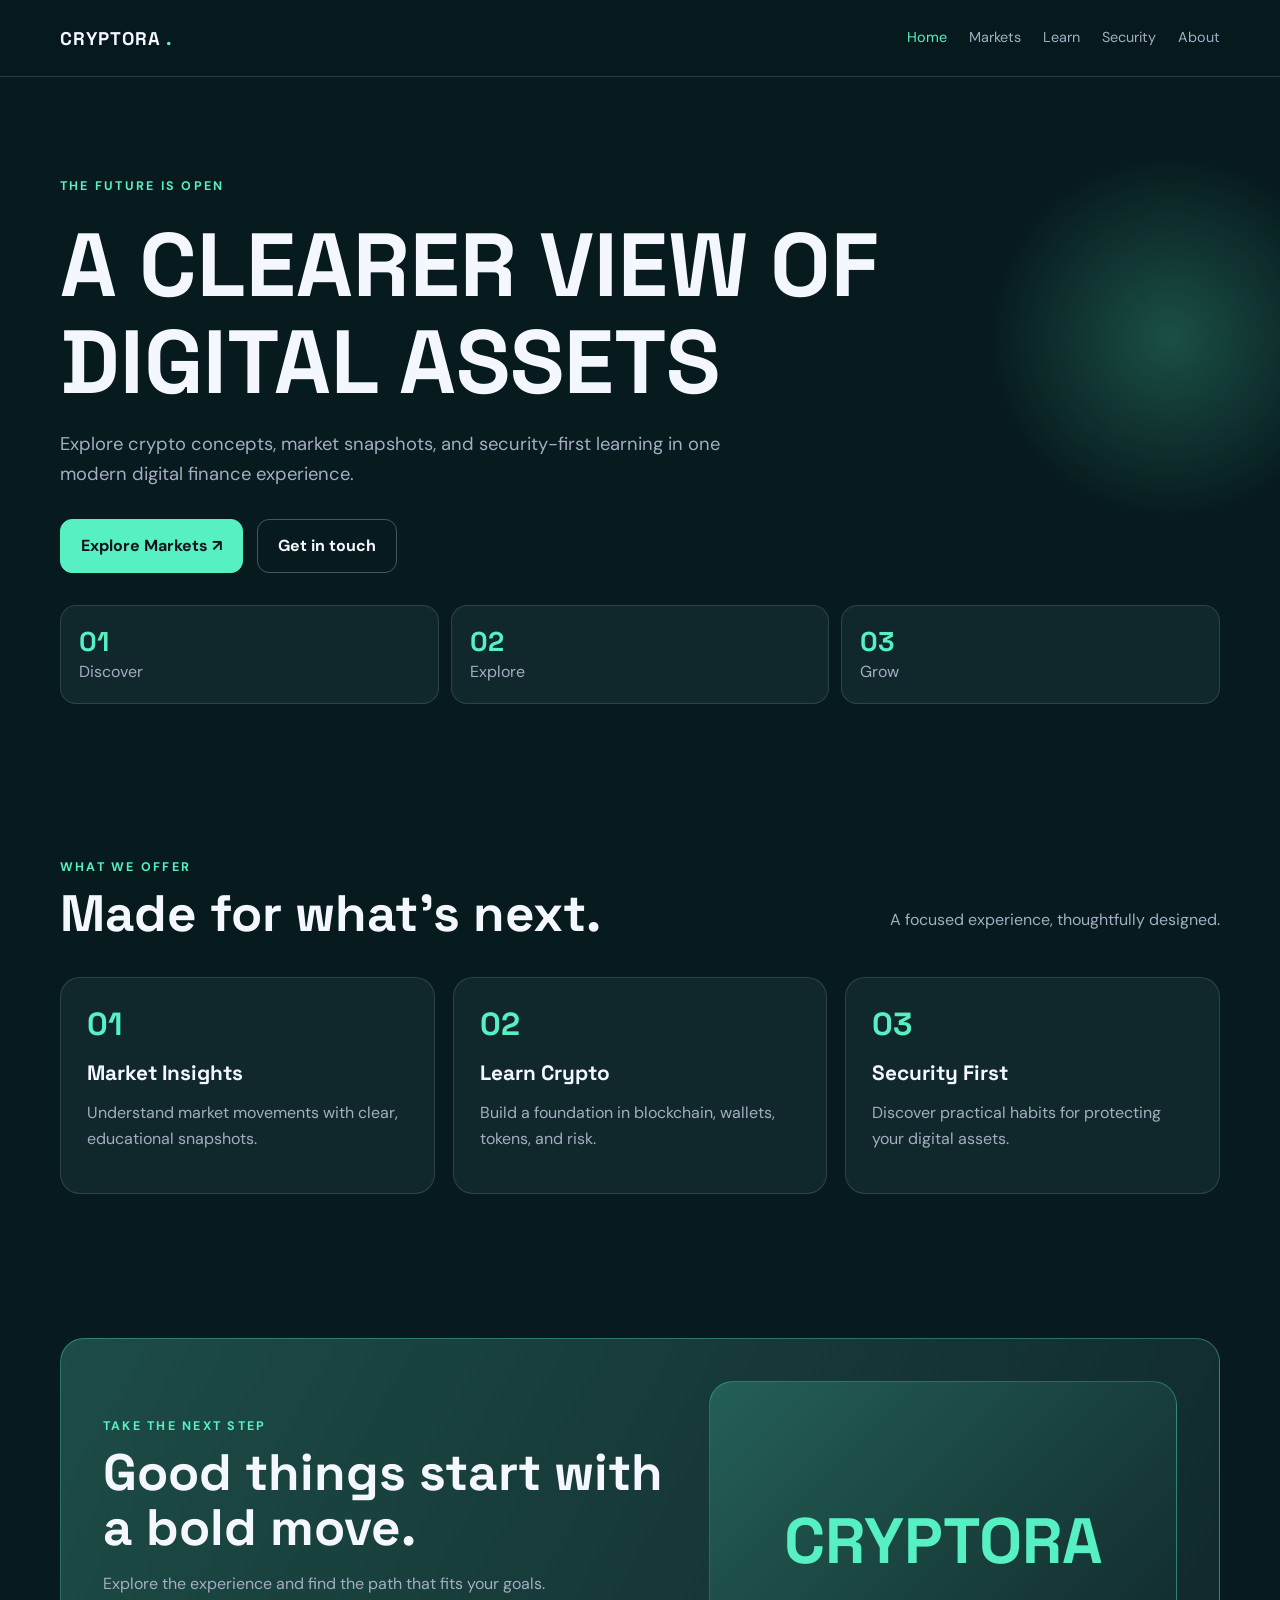
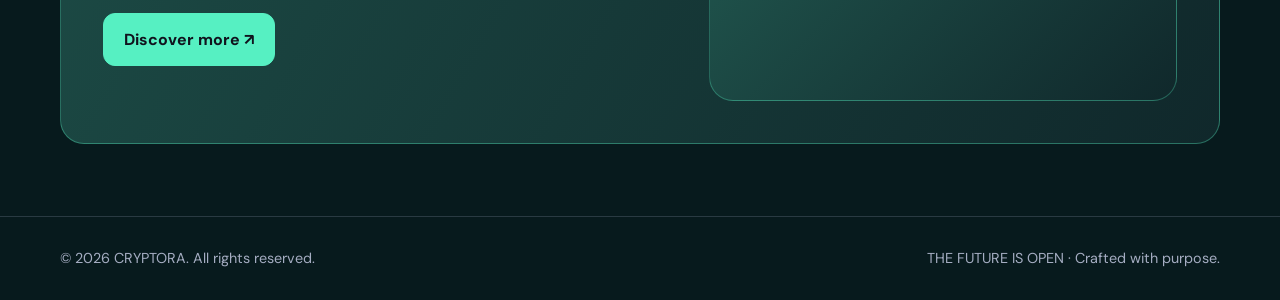
<file: index.html>
<!doctype html><html lang="en"><head><meta charset="utf-8"><meta name="viewport" content="width=device-width,initial-scale=1"><meta name="description" content="Explore crypto concepts, market snapshots, and security-first learning in one modern digital finance experience."><title>Home | CRYPTORA</title><link rel="stylesheet" href="style.css"></head><body><header><div class="wrap nav"><a class="logo" href="index.html">CRYPTORA<span> .</span></a><button class="menu" aria-label="Toggle navigation">Menu</button><nav><a class="active" href="index.html">Home</a><a class="" href="markets.html">Markets</a><a class="" href="learn.html">Learn</a><a class="" href="security.html">Security</a><a class="" href="about.html">About</a></nav></div></header><main>
<section class="hero"><div class="orb"></div><div class="wrap"><div class="eyebrow">THE FUTURE IS OPEN</div><h1>A CLEARER VIEW OF DIGITAL ASSETS</h1><p class="lead">Explore crypto concepts, market snapshots, and security-first learning in one modern digital finance experience.</p><div class="actions"><a class="btn" href="markets.html">Explore Markets ↗</a><a class="btn secondary" href="about.html">Get in touch</a></div><div class="stats"><div class="stat"><b>01</b><span class="muted">Discover</span></div><div class="stat"><b>02</b><span class="muted">Explore</span></div><div class="stat"><b>03</b><span class="muted">Grow</span></div></div></div></section>
<section class="section"><div class="wrap"><div class="section-head"><div><div class="eyebrow">WHAT WE OFFER</div><h2>Made for what’s next.</h2></div><p class="muted">A focused experience, thoughtfully designed.</p></div><div class="grid"><article class="card"><div class="number">01</div><h3>Market Insights</h3><p class="muted">Understand market movements with clear, educational snapshots.</p></article><article class="card"><div class="number">02</div><h3>Learn Crypto</h3><p class="muted">Build a foundation in blockchain, wallets, tokens, and risk.</p></article><article class="card"><div class="number">03</div><h3>Security First</h3><p class="muted">Discover practical habits for protecting your digital assets.</p></article></div></div></section>
<section class="section"><div class="wrap"><div class="banner split"><div><div class="eyebrow">TAKE THE NEXT STEP</div><h2>Good things start with a bold move.</h2><p class="muted">Explore the experience and find the path that fits your goals.</p><a class="btn" href="markets.html">Discover more ↗</a></div><div class="visual"><strong>CRYPTORA</strong></div></div></div></section></main><footer><div class="wrap footer-inner"><span>© <span class="year"></span> CRYPTORA. All rights reserved.</span><span>THE FUTURE IS OPEN · Crafted with purpose.</span></div></footer><script src="script.js"></script></body></html>
</file>
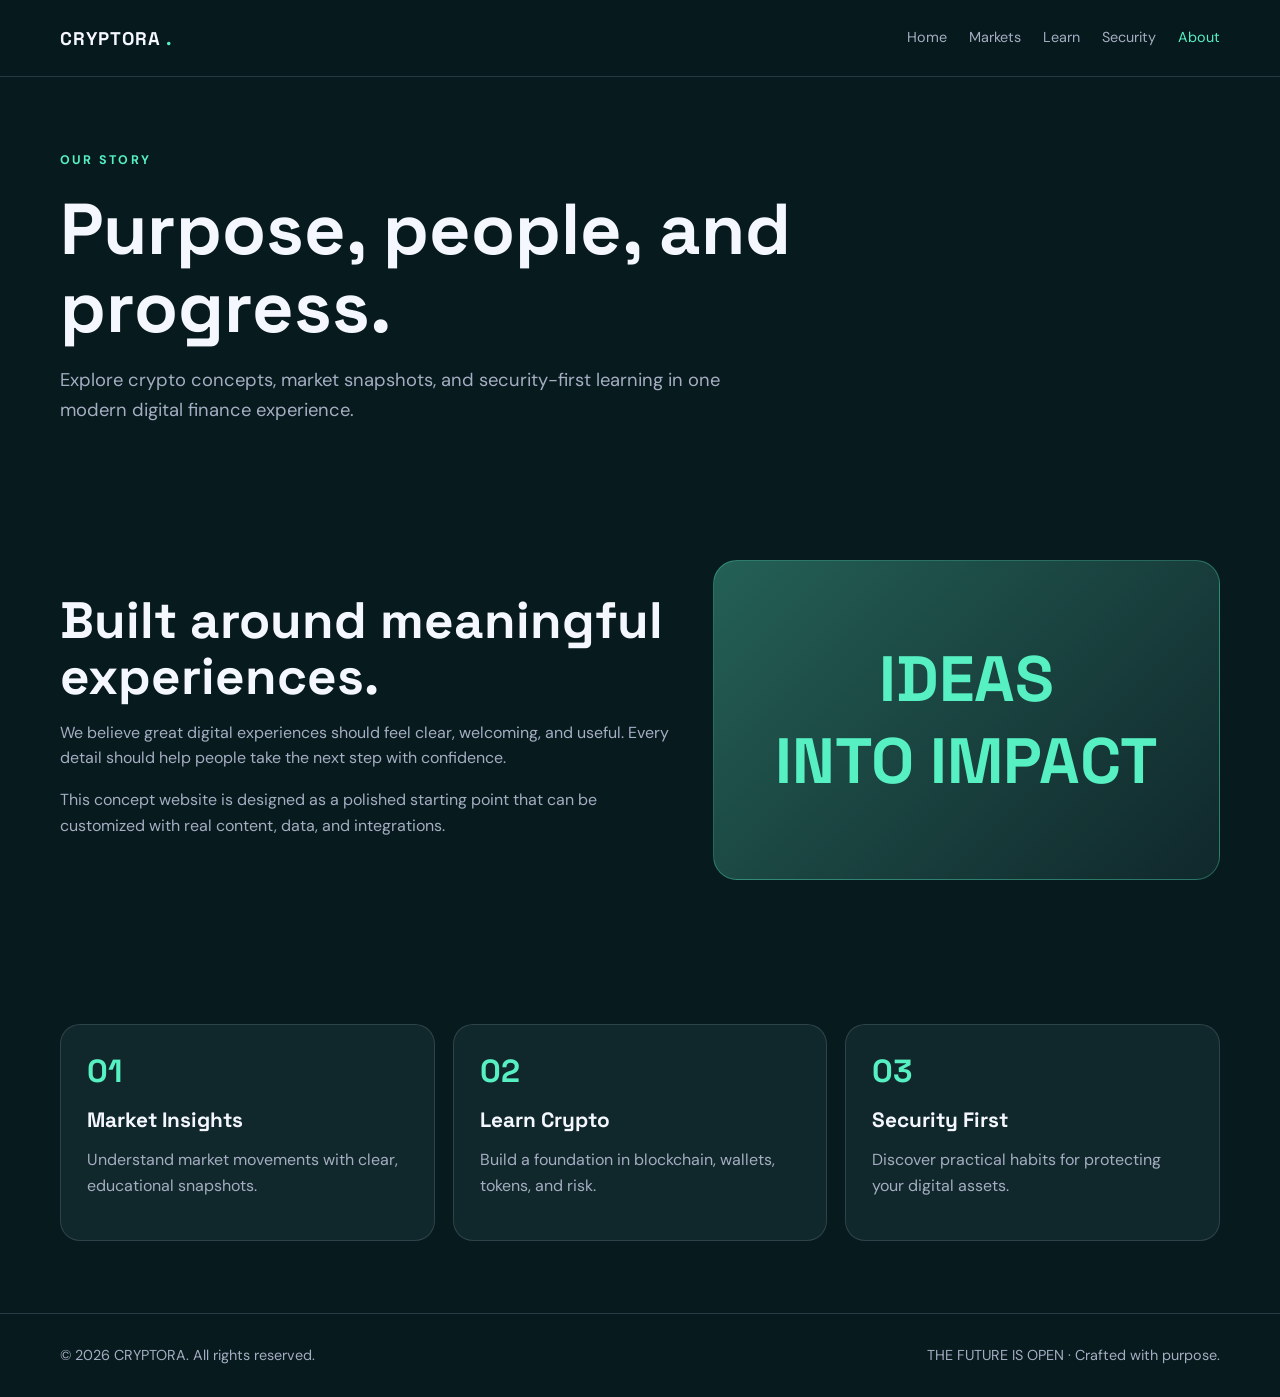
<file: about.html>
<!doctype html><html lang="en"><head><meta charset="utf-8"><meta name="viewport" content="width=device-width,initial-scale=1"><meta name="description" content="Explore crypto concepts, market snapshots, and security-first learning in one modern digital finance experience."><title>About | CRYPTORA</title><link rel="stylesheet" href="style.css"></head><body><header><div class="wrap nav"><a class="logo" href="index.html">CRYPTORA<span> .</span></a><button class="menu" aria-label="Toggle navigation">Menu</button><nav><a class="" href="index.html">Home</a><a class="" href="markets.html">Markets</a><a class="" href="learn.html">Learn</a><a class="" href="security.html">Security</a><a class="active" href="about.html">About</a></nav></div></header><main><section class="page-hero"><div class="wrap"><div class="eyebrow">OUR STORY</div><h1>Purpose, people, and progress.</h1><p class="lead">Explore crypto concepts, market snapshots, and security-first learning in one modern digital finance experience.</p></div></section><section class="section"><div class="wrap split"><div><h2>Built around meaningful experiences.</h2><p class="muted">We believe great digital experiences should feel clear, welcoming, and useful. Every detail should help people take the next step with confidence.</p><p class="muted">This concept website is designed as a polished starting point that can be customized with real content, data, and integrations.</p></div><div class="visual"><strong>IDEAS<br/>INTO IMPACT</strong></div></div></section><section class="section"><div class="wrap grid"><div class="card"><div class="number">01</div><h3>Market Insights</h3><p class="muted">Understand market movements with clear, educational snapshots.</p></div><div class="card"><div class="number">02</div><h3>Learn Crypto</h3><p class="muted">Build a foundation in blockchain, wallets, tokens, and risk.</p></div><div class="card"><div class="number">03</div><h3>Security First</h3><p class="muted">Discover practical habits for protecting your digital assets.</p></div></div></section></main><footer><div class="wrap footer-inner"><span>© <span class="year"></span> CRYPTORA. All rights reserved.</span><span>THE FUTURE IS OPEN · Crafted with purpose.</span></div></footer><script src="script.js"></script></body></html>
</file>
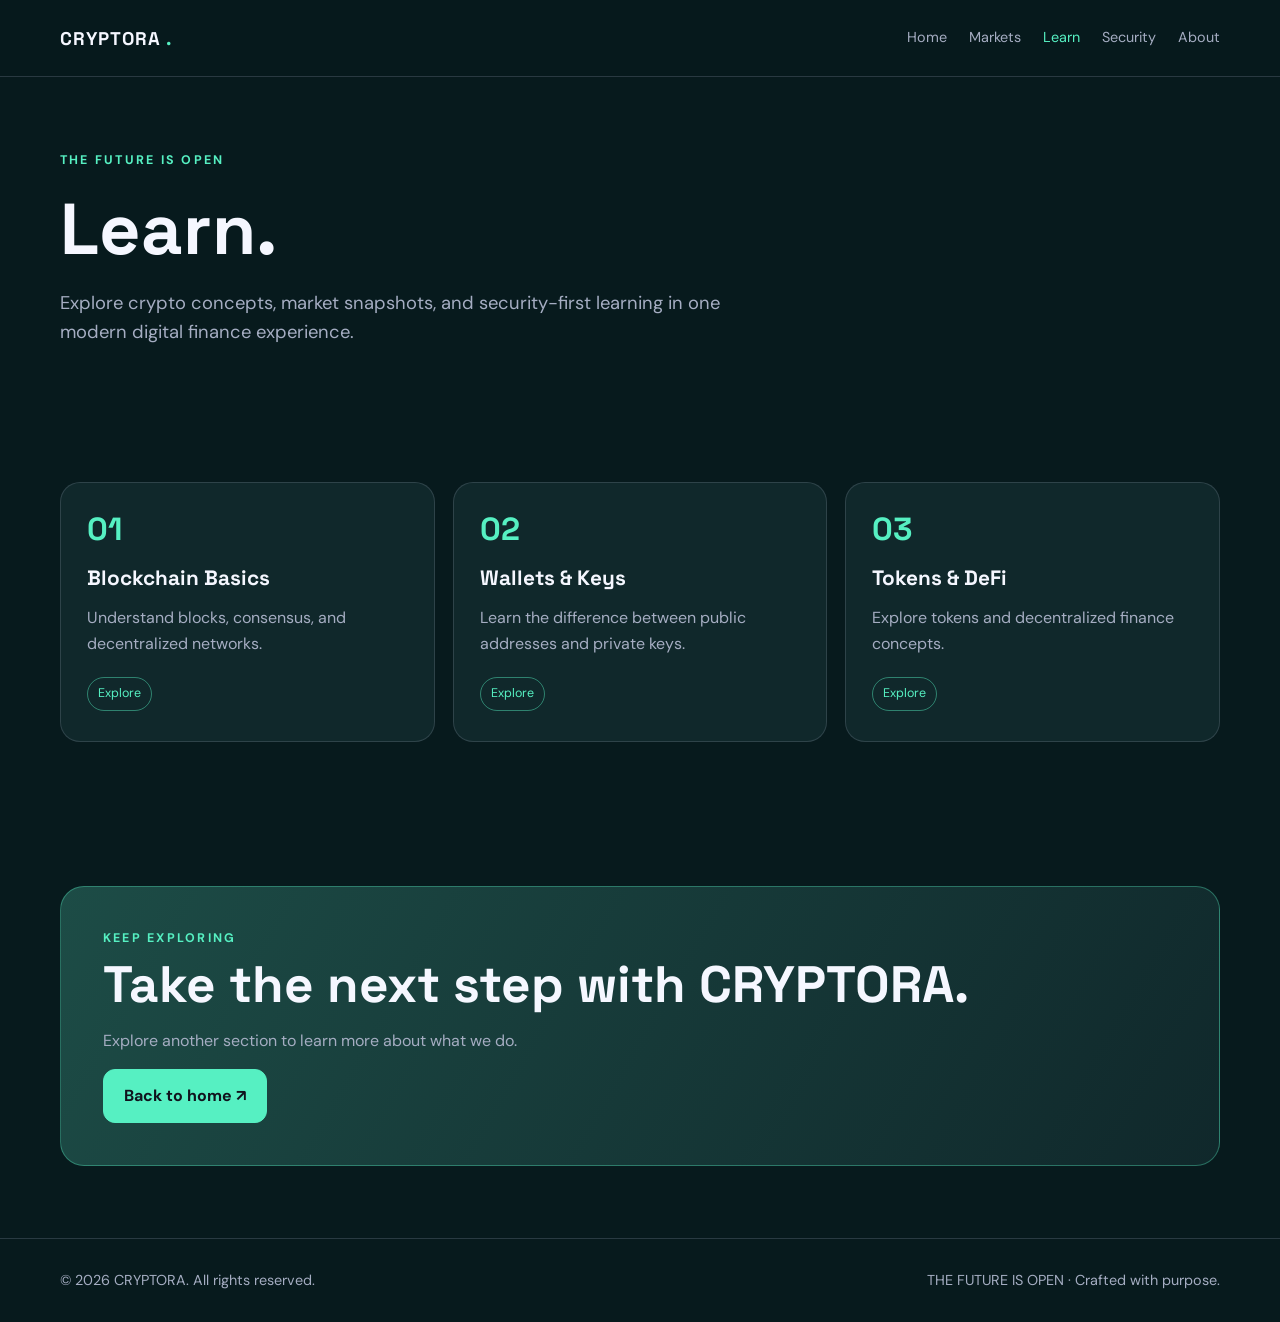
<file: learn.html>
<!doctype html><html lang="en"><head><meta charset="utf-8"><meta name="viewport" content="width=device-width,initial-scale=1"><meta name="description" content="Explore crypto concepts, market snapshots, and security-first learning in one modern digital finance experience."><title>Learn | CRYPTORA</title><link rel="stylesheet" href="style.css"></head><body><header><div class="wrap nav"><a class="logo" href="index.html">CRYPTORA<span> .</span></a><button class="menu" aria-label="Toggle navigation">Menu</button><nav><a class="" href="index.html">Home</a><a class="" href="markets.html">Markets</a><a class="active" href="learn.html">Learn</a><a class="" href="security.html">Security</a><a class="" href="about.html">About</a></nav></div></header><main><section class="page-hero"><div class="wrap"><div class="eyebrow">THE FUTURE IS OPEN</div><h1>Learn.</h1><p class="lead">Explore crypto concepts, market snapshots, and security-first learning in one modern digital finance experience.</p></div></section><section class="section"><div class="wrap"><div class="grid"><article class="card"><div class="number">01</div><h3>Blockchain Basics</h3><p class="muted">Understand blocks, consensus, and decentralized networks.</p><span class="tag">Explore</span></article><article class="card"><div class="number">02</div><h3>Wallets & Keys</h3><p class="muted">Learn the difference between public addresses and private keys.</p><span class="tag">Explore</span></article><article class="card"><div class="number">03</div><h3>Tokens & DeFi</h3><p class="muted">Explore tokens and decentralized finance concepts.</p><span class="tag">Explore</span></article></div></div></section><section class="section"><div class="wrap"><div class="banner"><div class="eyebrow">KEEP EXPLORING</div><h2>Take the next step with CRYPTORA.</h2><p class="muted">Explore another section to learn more about what we do.</p><a class="btn" href="index.html">Back to home ↗</a></div></div></section></main><footer><div class="wrap footer-inner"><span>© <span class="year"></span> CRYPTORA. All rights reserved.</span><span>THE FUTURE IS OPEN · Crafted with purpose.</span></div></footer><script src="script.js"></script></body></html>
</file>
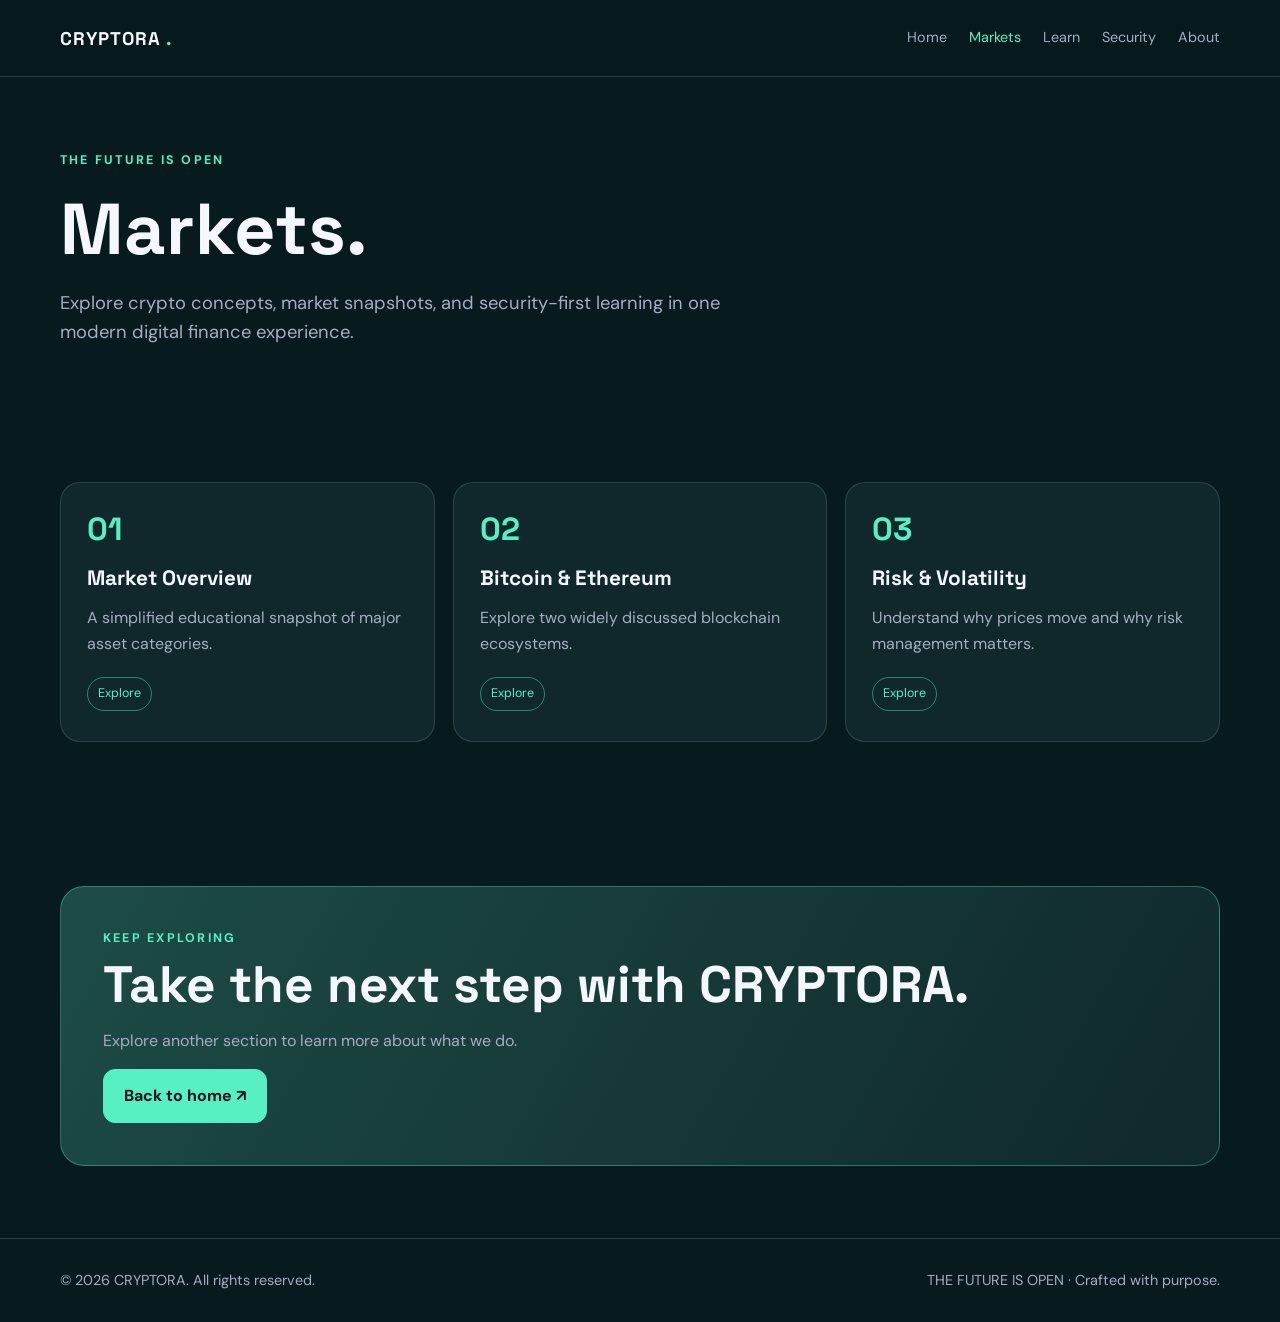
<file: markets.html>
<!doctype html><html lang="en"><head><meta charset="utf-8"><meta name="viewport" content="width=device-width,initial-scale=1"><meta name="description" content="Explore crypto concepts, market snapshots, and security-first learning in one modern digital finance experience."><title>Markets | CRYPTORA</title><link rel="stylesheet" href="style.css"></head><body><header><div class="wrap nav"><a class="logo" href="index.html">CRYPTORA<span> .</span></a><button class="menu" aria-label="Toggle navigation">Menu</button><nav><a class="" href="index.html">Home</a><a class="active" href="markets.html">Markets</a><a class="" href="learn.html">Learn</a><a class="" href="security.html">Security</a><a class="" href="about.html">About</a></nav></div></header><main><section class="page-hero"><div class="wrap"><div class="eyebrow">THE FUTURE IS OPEN</div><h1>Markets.</h1><p class="lead">Explore crypto concepts, market snapshots, and security-first learning in one modern digital finance experience.</p></div></section><section class="section"><div class="wrap"><div class="grid"><article class="card"><div class="number">01</div><h3>Market Overview</h3><p class="muted">A simplified educational snapshot of major asset categories.</p><span class="tag">Explore</span></article><article class="card"><div class="number">02</div><h3>Bitcoin & Ethereum</h3><p class="muted">Explore two widely discussed blockchain ecosystems.</p><span class="tag">Explore</span></article><article class="card"><div class="number">03</div><h3>Risk & Volatility</h3><p class="muted">Understand why prices move and why risk management matters.</p><span class="tag">Explore</span></article></div></div></section><section class="section"><div class="wrap"><div class="banner"><div class="eyebrow">KEEP EXPLORING</div><h2>Take the next step with CRYPTORA.</h2><p class="muted">Explore another section to learn more about what we do.</p><a class="btn" href="index.html">Back to home ↗</a></div></div></section></main><footer><div class="wrap footer-inner"><span>© <span class="year"></span> CRYPTORA. All rights reserved.</span><span>THE FUTURE IS OPEN · Crafted with purpose.</span></div></footer><script src="script.js"></script></body></html>
</file>
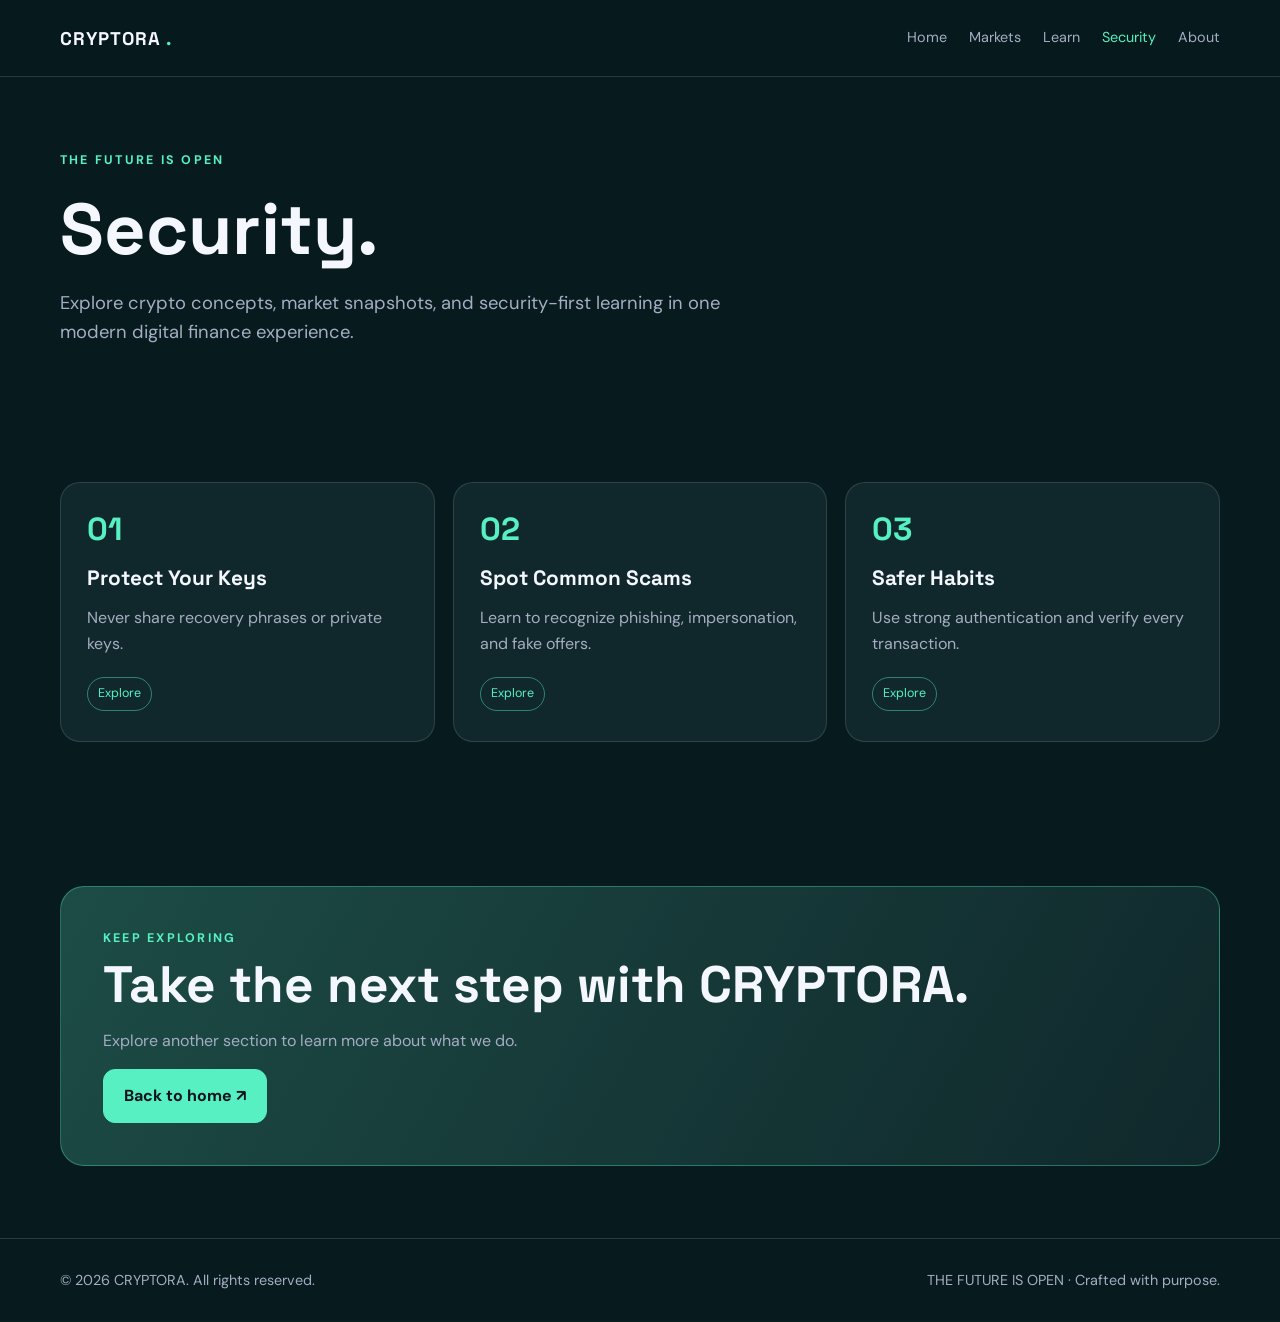
<file: security.html>
<!doctype html><html lang="en"><head><meta charset="utf-8"><meta name="viewport" content="width=device-width,initial-scale=1"><meta name="description" content="Explore crypto concepts, market snapshots, and security-first learning in one modern digital finance experience."><title>Security | CRYPTORA</title><link rel="stylesheet" href="style.css"></head><body><header><div class="wrap nav"><a class="logo" href="index.html">CRYPTORA<span> .</span></a><button class="menu" aria-label="Toggle navigation">Menu</button><nav><a class="" href="index.html">Home</a><a class="" href="markets.html">Markets</a><a class="" href="learn.html">Learn</a><a class="active" href="security.html">Security</a><a class="" href="about.html">About</a></nav></div></header><main><section class="page-hero"><div class="wrap"><div class="eyebrow">THE FUTURE IS OPEN</div><h1>Security.</h1><p class="lead">Explore crypto concepts, market snapshots, and security-first learning in one modern digital finance experience.</p></div></section><section class="section"><div class="wrap"><div class="grid"><article class="card"><div class="number">01</div><h3>Protect Your Keys</h3><p class="muted">Never share recovery phrases or private keys.</p><span class="tag">Explore</span></article><article class="card"><div class="number">02</div><h3>Spot Common Scams</h3><p class="muted">Learn to recognize phishing, impersonation, and fake offers.</p><span class="tag">Explore</span></article><article class="card"><div class="number">03</div><h3>Safer Habits</h3><p class="muted">Use strong authentication and verify every transaction.</p><span class="tag">Explore</span></article></div></div></section><section class="section"><div class="wrap"><div class="banner"><div class="eyebrow">KEEP EXPLORING</div><h2>Take the next step with CRYPTORA.</h2><p class="muted">Explore another section to learn more about what we do.</p><a class="btn" href="index.html">Back to home ↗</a></div></div></section></main><footer><div class="wrap footer-inner"><span>© <span class="year"></span> CRYPTORA. All rights reserved.</span><span>THE FUTURE IS OPEN · Crafted with purpose.</span></div></footer><script src="script.js"></script></body></html>
</file>
<file: style.css>
@import url('https://fonts.googleapis.com/css2?family=DM+Sans:wght@400;500;600;700&family=Space+Grotesk:wght@400;500;600;700&display=swap');
:root{--bg:#071a1d;--accent:#56f0c2;--accent2:#8bd3ff;--text:#f5f7ff;--muted:#a5adc2;--panel:#10282b;}
*{box-sizing:border-box}html{scroll-behavior:smooth}body{margin:0;background:var(--bg);color:var(--text);font-family:'DM Sans',sans-serif;line-height:1.6}a{color:inherit;text-decoration:none}.wrap{width:min(1160px,92%);margin:auto}header{position:sticky;top:0;z-index:10;background:color-mix(in srgb,var(--bg) 88%,transparent);backdrop-filter:blur(16px);border-bottom:1px solid color-mix(in srgb,var(--muted) 22%,transparent)}.nav{height:76px;display:flex;align-items:center;justify-content:space-between;gap:24px}.logo{font:700 1.15rem 'Space Grotesk';letter-spacing:.06em}.logo span{color:var(--accent)}nav{display:flex;gap:22px;align-items:center}nav a{font-size:.9rem;color:var(--muted)}nav a:hover,nav a.active{color:var(--accent)}.menu{display:none;background:none;border:1px solid var(--muted);color:var(--text);padding:8px 12px;border-radius:10px}.hero{padding:100px 0 82px;position:relative;overflow:hidden}.eyebrow{color:var(--accent);font-weight:700;font-size:.78rem;letter-spacing:.18em;text-transform:uppercase}h1,h2,h3{font-family:'Space Grotesk',sans-serif;line-height:1.08}h1{font-size:clamp(2.8rem,7vw,5.7rem);max-width:900px;margin:20px 0}.lead{font-size:1.15rem;color:var(--muted);max-width:660px}.actions{display:flex;gap:14px;flex-wrap:wrap;margin-top:30px}.btn{display:inline-flex;padding:13px 20px;border-radius:12px;background:var(--accent);color:#10131d;font-weight:700;border:1px solid var(--accent);transition:.2s}.btn:hover{transform:translateY(-3px);filter:brightness(1.08)}.btn.secondary{background:transparent;color:var(--text);border-color:color-mix(in srgb,var(--muted) 40%,transparent)}.orb{position:absolute;width:380px;height:380px;border-radius:50%;right:-80px;top:70px;background:radial-gradient(circle,color-mix(in srgb,var(--accent) 25%,transparent),transparent 68%);pointer-events:none}.section{padding:72px 0}.section-head{display:flex;justify-content:space-between;align-items:end;gap:20px;margin-bottom:28px}h2{font-size:clamp(2rem,4vw,3.2rem);margin:8px 0}.muted{color:var(--muted)}.grid{display:grid;grid-template-columns:repeat(3,1fr);gap:18px}.card{background:var(--panel);border:1px solid color-mix(in srgb,var(--muted) 20%,transparent);border-radius:20px;padding:26px;min-height:210px;transition:.2s}.card:hover{transform:translateY(-5px);border-color:var(--accent)}.number{font:700 2rem 'Space Grotesk';color:var(--accent)}.card h3{font-size:1.3rem;margin:18px 0 10px}.banner{border-radius:24px;padding:42px;background:linear-gradient(120deg,color-mix(in srgb,var(--accent) 18%,var(--panel)),var(--panel));border:1px solid color-mix(in srgb,var(--accent) 35%,transparent)}.page-hero{padding:74px 0 44px}.page-hero h1{font-size:clamp(2.5rem,6vw,4.5rem)}.split{display:grid;grid-template-columns:1.1fr .9fr;gap:34px;align-items:center}.visual{min-height:320px;border-radius:24px;background:linear-gradient(135deg,color-mix(in srgb,var(--accent) 28%,var(--panel)),var(--panel));border:1px solid color-mix(in srgb,var(--accent) 30%,transparent);display:grid;place-items:center;text-align:center;padding:30px}.visual strong{font:700 clamp(2rem,5vw,4rem) 'Space Grotesk';color:var(--accent)}.stats{display:grid;grid-template-columns:repeat(3,1fr);gap:12px;margin-top:32px}.stat{padding:18px;border-radius:16px;background:var(--panel);border:1px solid color-mix(in srgb,var(--muted) 20%,transparent)}.stat b{display:block;font:700 1.7rem 'Space Grotesk';color:var(--accent)}.contact-form{display:grid;gap:14px;max-width:650px}input,textarea{width:100%;padding:14px 16px;border-radius:12px;border:1px solid color-mix(in srgb,var(--muted) 35%,transparent);background:var(--panel);color:var(--text);font:inherit}textarea{min-height:140px;resize:vertical}footer{padding:30px 0;border-top:1px solid color-mix(in srgb,var(--muted) 22%,transparent);color:var(--muted);font-size:.9rem}.footer-inner{display:flex;justify-content:space-between;gap:20px;flex-wrap:wrap}.tag{display:inline-block;padding:6px 10px;border:1px solid color-mix(in srgb,var(--accent) 45%,transparent);border-radius:999px;color:var(--accent);font-size:.78rem;margin:4px 4px 4px 0}@media(max-width:760px){nav{display:none;position:absolute;top:76px;left:0;right:0;padding:20px;background:var(--bg);flex-direction:column;align-items:flex-start;border-bottom:1px solid var(--muted)}nav.open{display:flex}.menu{display:block}.grid,.split{grid-template-columns:1fr}.hero{padding:76px 0 60px}.orb{right:-220px}.stats{grid-template-columns:1fr}.section-head{display:block}}
</file>
